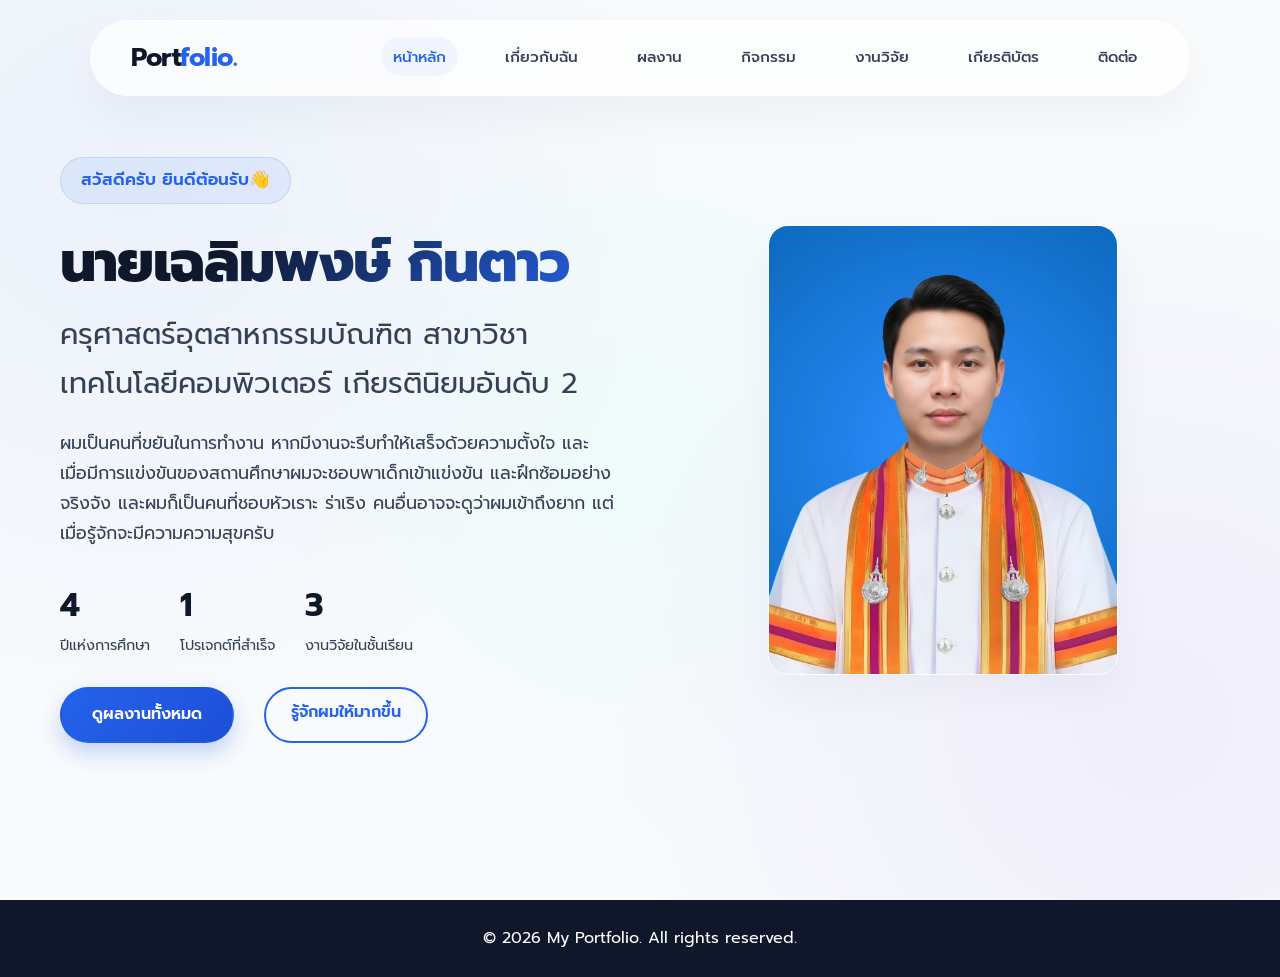
<file: index.html>
<!DOCTYPE html>
<html lang="th">

<head>
    <meta charset="UTF-8">
    <meta name="viewport" content="width=device-width, initial-scale=1.0">
    <title>Home | My Professional Portfolio</title>
    <!-- Google Fonts -->
    <link href="https://fonts.googleapis.com/css2?family=Prompt:wght@300;400;500;600;700&display=swap" rel="stylesheet">
    <!-- Font Awesome -->
    <link rel="stylesheet" href="https://cdnjs.cloudflare.com/ajax/libs/font-awesome/6.4.0/css/all.min.css">
    <link rel="stylesheet" href="style.css">
    <link rel="icon" type="image/x-icon" href="im/ตัวเอง111.png">
</head>

<body>

    <!-- Navbar -->
    <header>
        <nav class="navbar">
            <div class="logo">Port<span>folio.</span></div>
            <ul class="nav-links">
                <li><a href="index.html" class="nav-item">หน้าหลัก</a></li>
                <li><a href="about.html" class="nav-item">เกี่ยวกับฉัน</a></li>
                <li><a href="portfolio.html" class="nav-item">ผลงาน</a></li>
                <li><a href="activities.html" class="nav-item">กิจกรรม</a></li>
                <li><a href="gallery.html" class="nav-item">งานวิจัย</a></li>
                <li><a href="certificates.html" class="nav-item">เกียรติบัตร</a></li>
                <li><a href="contact.html" class="nav-item">ติดต่อ</a></li>
            </ul>
            <div class="hamburger">
                <i class="fas fa-bars"></i>
            </div>
        </nav>
    </header>

    <!-- Home Section -->
    <section class="home section-fade full-height">
        <div class="container home-layout">
            <div class="home-text-content">
                <p class="greeting">สวัสดีครับ ยินดีต้อนรับ👋</p>
                <h1>นายเฉลิมพงษ์ กินตาว</h1>
                <h2 class="role">ครุศาสตร์อุตสาหกรรมบัณฑิต สาขาวิชาเทคโนโลยีคอมพิวเตอร์ เกียรตินิยมอันดับ 2</h2>
                <p class="intro-description">
                    ผมเป็นคนที่ขยันในการทำงาน หากมีงานจะรีบทำให้เสร็จด้วยความตั้งใจ
                    และเมื่อมีการแข่งขันของสถานศึกษาผมจะชอบพาเด็กเข้าแข่งขัน และฝึกซ้อมอย่างจริงจัง
                    และผมก็เป็นคนที่ชอบหัวเราะ ร่าเริง คนอื่นอาจจะดูว่าผมเข้าถึงยาก แต่เมื่อรู้จักจะมีความความสุขครับ
                </p>
                <div class="stats-row">
                    <div class="stat-box">
                        <h3>4</h3>
                        <p>ปีแห่งการศึกษา</p>
                    </div>
                    <div class="stat-box">
                        <h3>1</h3>
                        <p>โปรเจกต์ที่สำเร็จ</p>
                    </div>
                    <div class="stat-box">
                        <h3>3</h3>
                        <p>งานวิจัยในชั้นเรียน</p>
                    </div>
                </div>
                <div class="home-buttons">
                    <a href="portfolio.html" class="btn btn-primary">ดูผลงานทั้งหมด</a>
                    <a href="about.html" class="btn btn-outline" style="margin-left: 10px;">รู้จักผมให้มากขึ้น</a>
                </div>
            </div>

            <!-- Right side image -->
            <div class="home-image-content" style="display: flex; justify-content: center; align-items: center;">
                <div class="profile-img-container" style="position: relative;">
                    <img src="im/รูปตัวเอง 1.jpg" alt="Profile Image"
                        style="width:100%; height:100%; object-fit:cover; position: absolute; top: 0; left: 0;">
                </div>
            </div>
        </div>
    </section>

    <!-- Footer -->
    <footer>
        <p>&copy; 2026 My Portfolio. All rights reserved.</p>
    </footer>

    <script src="script.js"></script>
</body>

</html>
</file>
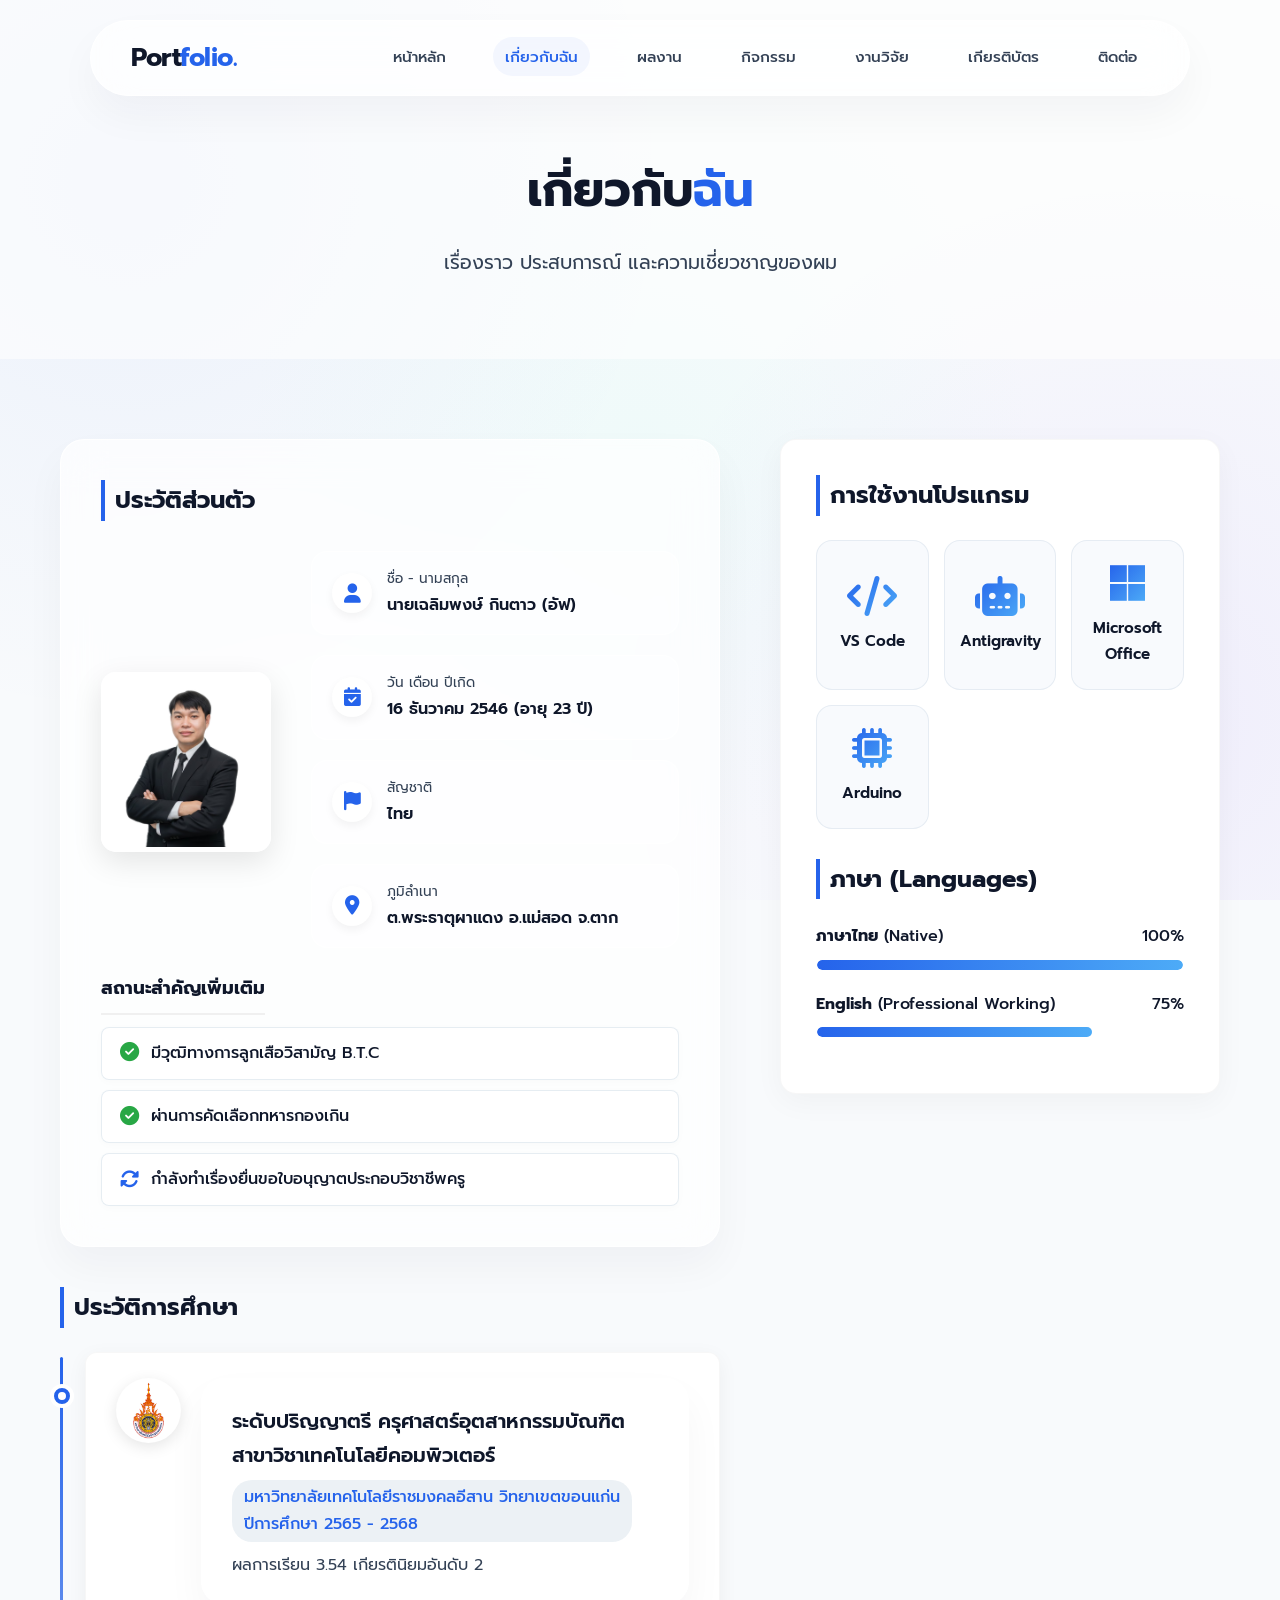
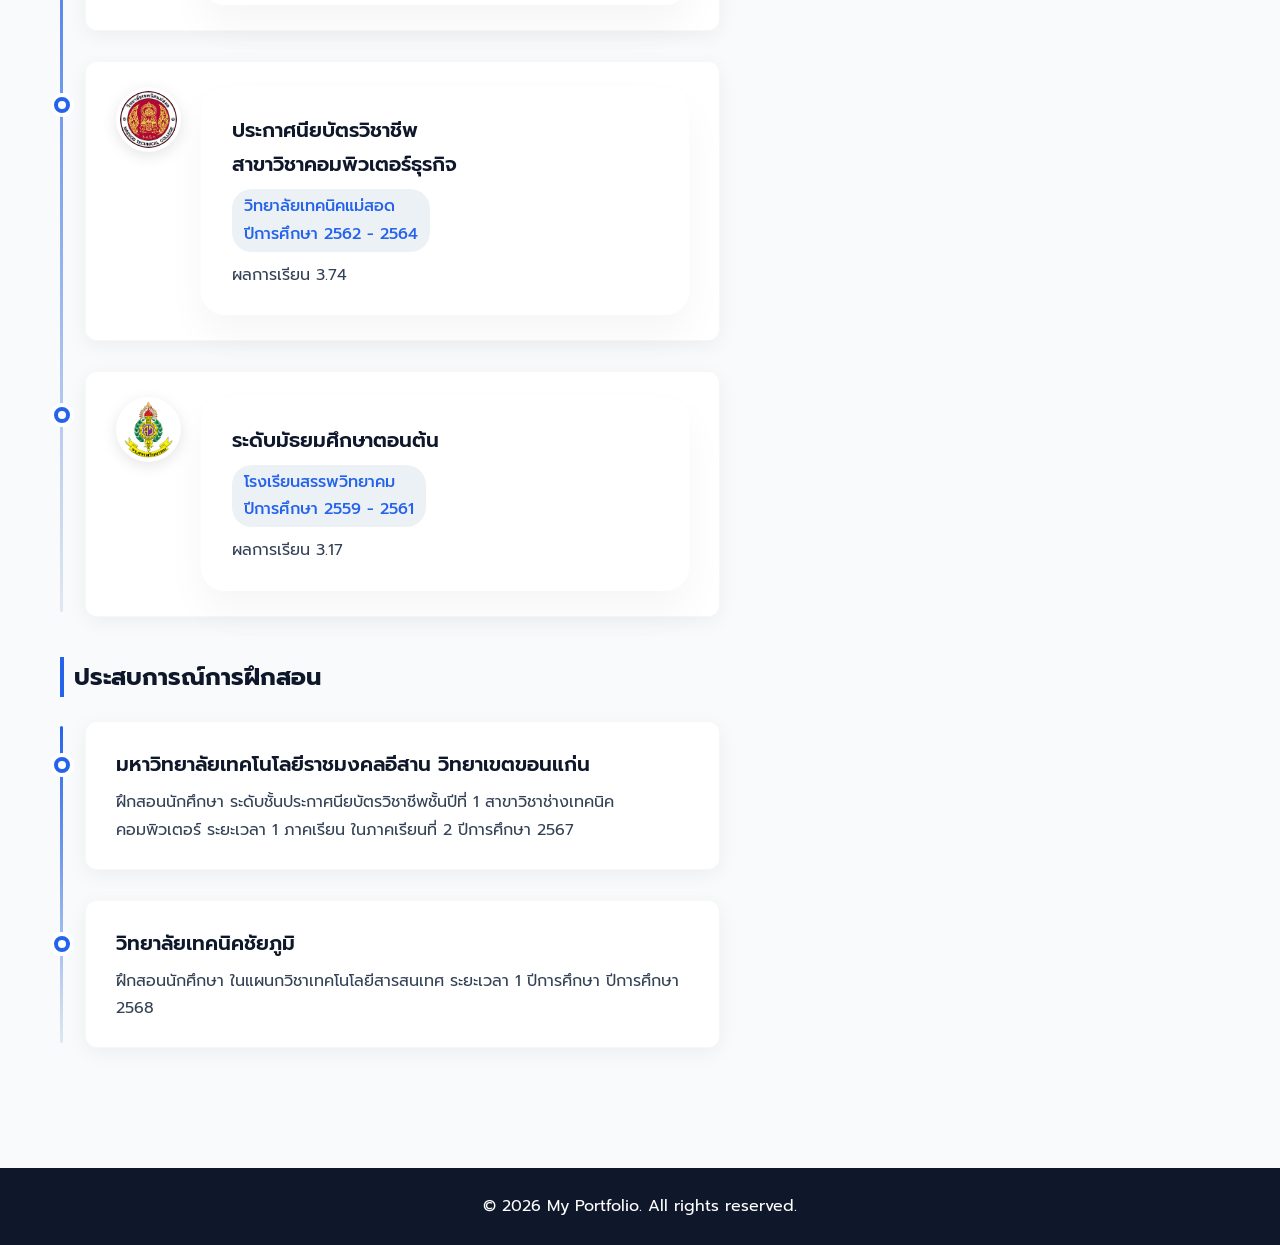
<file: about.html>
<!DOCTYPE html>
<html lang="th">

<head>
    <meta charset="UTF-8">
    <meta name="viewport" content="width=device-width, initial-scale=1.0">
    <title>About | My Professional Portfolio</title>
    <!-- Google Fonts -->
    <link href="https://fonts.googleapis.com/css2?family=Prompt:wght@300;400;500;600;700&display=swap" rel="stylesheet">
    <!-- Font Awesome -->
    <link rel="stylesheet" href="https://cdnjs.cloudflare.com/ajax/libs/font-awesome/6.4.0/css/all.min.css">
    <link rel="stylesheet" href="style.css">
    <link rel="icon" type="image/x-icon" href="im/ตัวเอง111.png">
</head>

<body>

    <!-- Navbar -->
    <header>
        <nav class="navbar">
            <div class="logo">Port<span>folio.</span></div>
            <ul class="nav-links">
                <li><a href="index.html" class="nav-item">หน้าหลัก</a></li>
                <li><a href="about.html" class="nav-item">เกี่ยวกับฉัน</a></li>
                <li><a href="portfolio.html" class="nav-item">ผลงาน</a></li>
                <li><a href="activities.html" class="nav-item">กิจกรรม</a></li>
                <li><a href="gallery.html" class="nav-item">งานวิจัย</a></li>
                <li><a href="certificates.html" class="nav-item">เกียรติบัตร</a></li>
                <li><a href="contact.html" class="nav-item">ติดต่อ</a></li>
            </ul>
            <div class="hamburger">
                <i class="fas fa-bars"></i>
            </div>
        </nav>
    </header>

    <!-- Page Header -->
    <div class="page-header bg-light">
        <div class="container">
            <h1>เกี่ยวกับ<span>ฉัน</span></h1>
            <p>เรื่องราว ประสบการณ์ และความเชี่ยวชาญของผม</p>
        </div>
    </div>

    <!-- About Section -->
    <section class="about section-fade">
        <div class="container">
            <div class="about-grid">

                <!-- Left Column -->
                <div class="about-left">

                    <div class="about-card profile-card">
                        <h3 class="subsection-title">ประวัติส่วนตัว</h3>
                        <div class="profile-header-flex">
                            <div class="profile-image-wrapper">
                                <!-- รูปโปรไฟล์ของคุณ นำรูปมาใส่แทน URL ภาพตัวอย่างด้านล่างนี้ได้เลย แนะนำให้ใช้รูปโดดเด่น สุภาพ -->
                                <img src="im/นายเฉลิมพงษ์ กินตาว วท-ชัยภูมิ (2).jpg" alt="My Profile Photo"
                                    class="profile-photo">
                            </div>
                            <div class="profile-info-container" style="flex:1;">
                                <ul class="profile-info-list">
                                    <li>
                                        <div class="info-icon"><i class="fas fa-user"></i></div>
                                        <div class="info-details">
                                            <span class="info-label">ชื่อ - นามสกุล</span>
                                            <span class="info-value">นายเฉลิมพงษ์ กินตาว (อัฟ)</span>
                                        </div>
                                    </li>
                                    <li>
                                        <div class="info-icon"><i class="fas fa-calendar-check"></i></div>
                                        <div class="info-details">
                                            <span class="info-label">วัน เดือน ปีเกิด</span>
                                            <span class="info-value">16 ธันวาคม 2546 (อายุ 23 ปี)</span>
                                        </div>
                                    </li>
                                    <li>
                                        <div class="info-icon"><i class="fas fa-flag"></i></div>
                                        <div class="info-details">
                                            <span class="info-label">สัญชาติ</span>
                                            <span class="info-value">ไทย</span>
                                        </div>
                                    </li>
                                    <li>
                                        <div class="info-icon"><i class="fas fa-map-marker-alt"></i></div>
                                        <div class="info-details">
                                            <span class="info-label">ภูมิลำเนา</span>
                                            <span class="info-value">ต.พระธาตุผาแดง อ.แม่สอด จ.ตาก</span>
                                        </div>
                                    </li>
                                </ul>
                            </div>
                        </div> <!-- end of profile-header-flex -->

                        <h4 class="status-title">สถานะสำคัญเพิ่มเติม</h4>
                        <ul class="status-list">
                            <li><i class="fas fa-check-circle text-success"></i> มีวุฒิทางการลูกเสือวิสามัญ B.T.C</li>
                            <li><i class="fas fa-check-circle text-success"></i> ผ่านการคัดเลือกทหารกองเกิน</li>
                            <li><i class="fas fa-sync-alt fa-spin text-primary"></i>
                                กำลังทำเรื่องยื่นขอใบอนุญาตประกอบวิชาชีพครู</li>
                        </ul>
                    </div>

                    <h3 class="subsection-title mt-2">ประวัติการศึกษา</h3>
                    <div class="timeline">
                        <!-- สถานศึกษาที่ 1 -->
                        <div class="timeline-item timeline-with-logo">
                            <div class="timeline-dot"></div>
                            <img src="im/มทร.png" alt="School Logo" class="school-logo">
                            <div class="timeline-content">
                                <h4>ระดับปริญญาตรี ครุศาสตร์อุตสาหกรรมบัณฑิต <br>สาขาวิชาเทคโนโลยีคอมพิวเตอร์
                                </h4>
                                <p class="timeline-company">มหาวิทยาลัยเทคโนโลยีราชมงคลอีสาน
                                    วิทยาเขตขอนแก่น<br>ปีการศึกษา 2565 - 2568</p>
                                <p>ผลการเรียน 3.54 เกียรตินิยมอันดับ 2</p>
                            </div>
                        </div>

                        <!-- สถานศึกษาที่ 2 -->
                        <div class="timeline-item timeline-with-logo">
                            <div class="timeline-dot"></div>
                            <img src="im/มส.webp" alt="School Logo" class="school-logo">
                            <div class="timeline-content">
                                <h4>ประกาศนียบัตรวิชาชีพ
                                    <br>สาขาวิชาคอมพิวเตอร์ธุรกิจ
                                </h4>
                                <p class="timeline-company">วิทยาลัยเทคนิคแม่สอด<br>ปีการศึกษา 2562 - 2564</p>
                                <p>ผลการเรียน 3.74</p>
                            </div>
                        </div>

                        <!-- สถานศึกษาที่ 3 -->
                        <div class="timeline-item timeline-with-logo">
                            <div class="timeline-dot"></div>
                            <img src="im/สว.png" alt="School Logo" class="school-logo">
                            <div class="timeline-content">
                                <h4>ระดับมัธยมศึกษาตอนต้น</h4>
                                <p class="timeline-company">โรงเรียนสรรพวิทยาคม<br>ปีการศึกษา 2559 - 2561</p>
                                <p>ผลการเรียน 3.17</p>
                            </div>
                        </div>
                    </div>

                    <h3 class="subsection-title mt-2">ประสบการณ์การฝึกสอน</h3>
                    <div class="timeline">
                        <div class="timeline-item">
                            <div class="timeline-dot"></div>
                            <h4>มหาวิทยาลัยเทคโนโลยีราชมงคลอีสาน
                                วิทยาเขตขอนแก่น</h4>

                            <p>ฝึกสอนนักศึกษา ระดับชั้นประกาศนียบัตรวิชาชีพชั้นปีที่ 1
                                สาขาวิชาช่างเทคนิคคอมพิวเตอร์ ระยะเวลา 1 ภาคเรียน ในภาคเรียนที่ 2 ปีการศึกษา 2567</p>
                        </div>
                        <div class="timeline-item">
                            <div class="timeline-dot"></div>
                            <h4>วิทยาลัยเทคนิคชัยภูมิ</h4>

                            <p>ฝึกสอนนักศึกษา ในแผนกวิชาเทคโนโลยีสารสนเทศ
                                ระยะเวลา 1 ปีการศึกษา ปีการศึกษา 2568</p>
                        </div>

                    </div>
                </div>

                <!-- Right Column -->
                <div class="about-right">
                    <div class="skills-card">
                        <h3 class="subsection-title">การใช้งานโปรแกรม</h3>

                        <div class="software-grid">
                            <div class="software-item">
                                <i class="fas fa-code"></i>
                                <span>VS Code</span>
                            </div>
                            <div class="software-item">
                                <i class="fas fa-robot"></i>
                                <span>Antigravity</span>
                            </div>
                            <div class="software-item">
                                <i class="fab fa-microsoft"></i>
                                <span>Microsoft Office</span>
                            </div>
                            <div class="software-item">
                                <i class="fas fa-microchip"></i>
                                <span>Arduino</span>
                            </div>
                            <!-- เพิ่มโปรแกรมอื่นๆ ได้โดยการเพิ่มกล่อง <div class="software-item">...</div> -->
                        </div>


                        <h3 class="subsection-title mt-2">ภาษา (Languages)</h3>

                        <div class="lang-skill">
                            <div class="lang-skill-name">
                                <span><strong>ภาษาไทย</strong> (Native)</span>
                                <span>100%</span>
                            </div>
                            <div class="lang-skill-bar">
                                <div class="lang-skill-progress" style="width: 100%;"></div>
                            </div>
                        </div>
                        <div class="lang-skill">
                            <div class="lang-skill-name">
                                <span><strong>English</strong> (Professional Working)</span>
                                <span>75%</span>
                            </div>
                            <div class="lang-skill-bar">
                                <div class="lang-skill-progress" style="width: 75%;"></div>
                            </div>
                        </div>
                    </div>
                </div>

            </div>
        </div>
    </section>

    <!-- Footer -->
    <footer>
        <p>&copy; 2026 My Portfolio. All rights reserved.</p>
    </footer>

    <script src="script.js"></script>
</body>

</html>
</file>
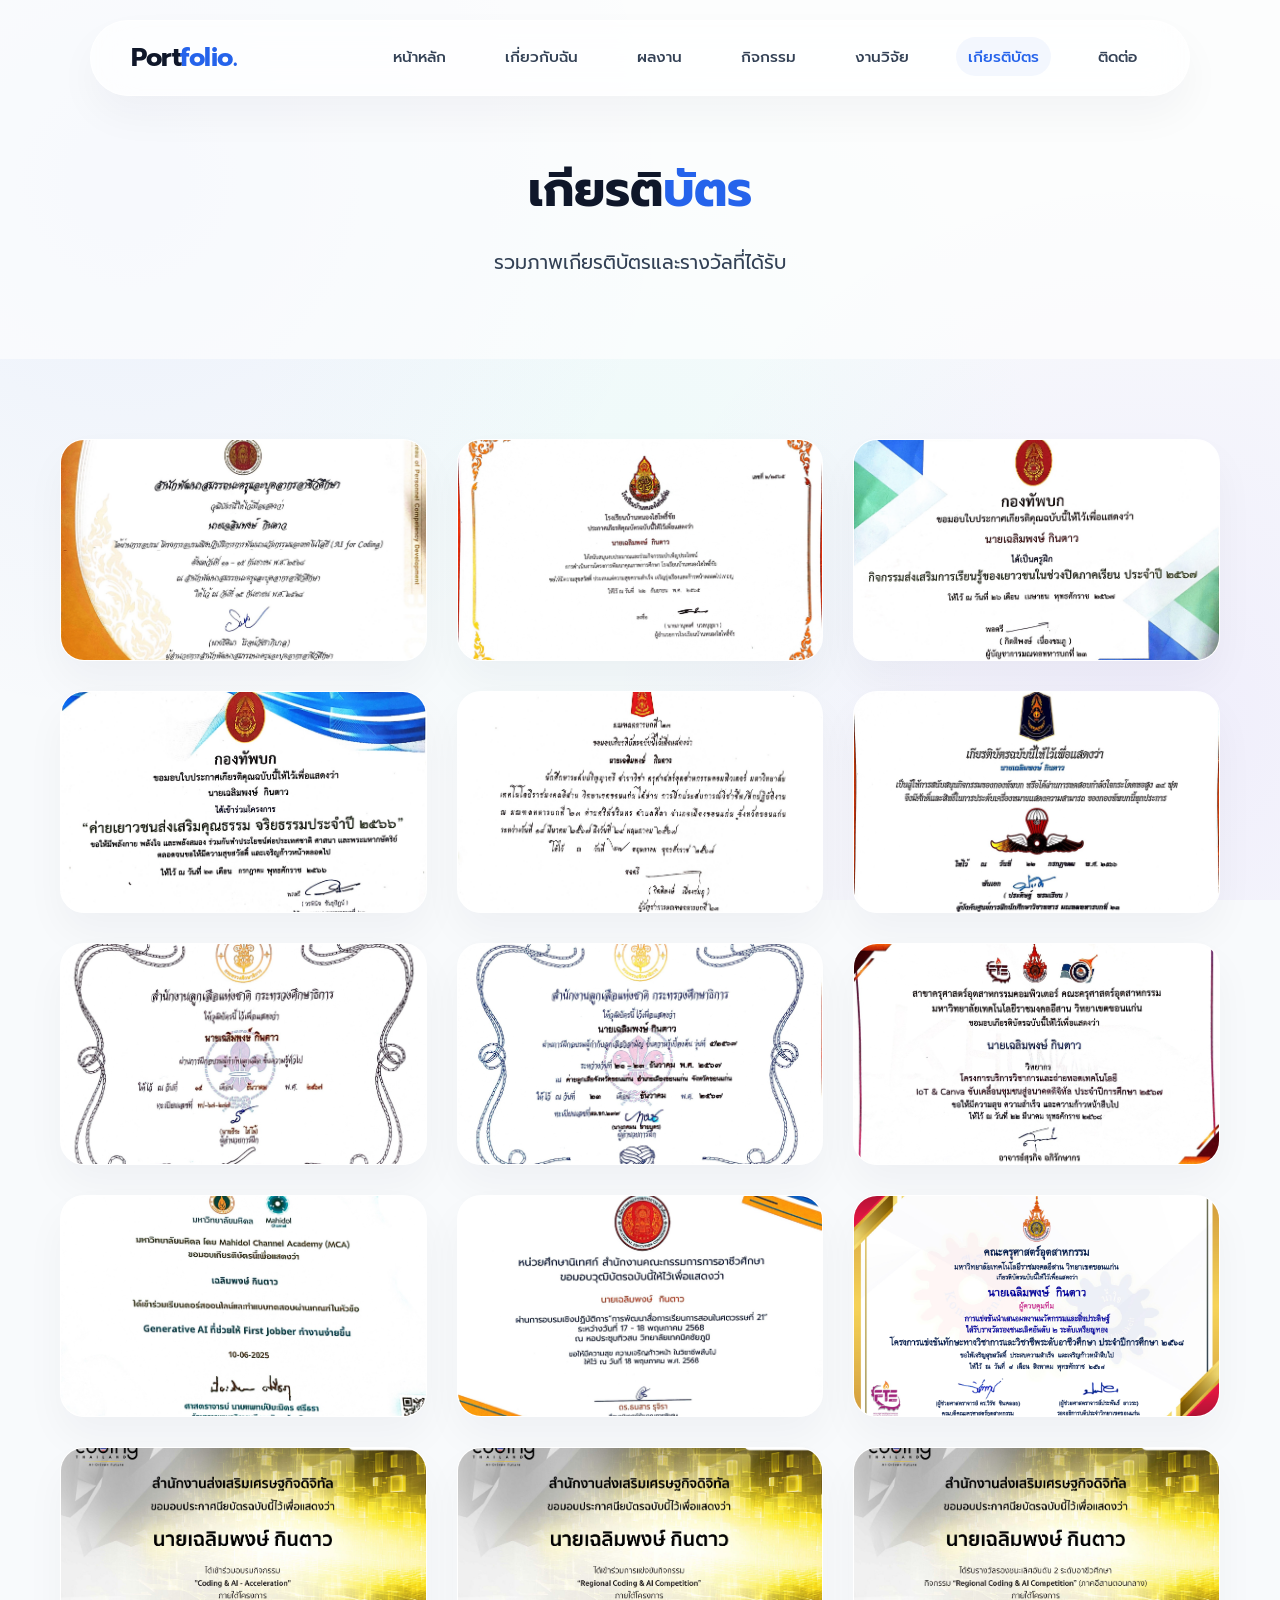
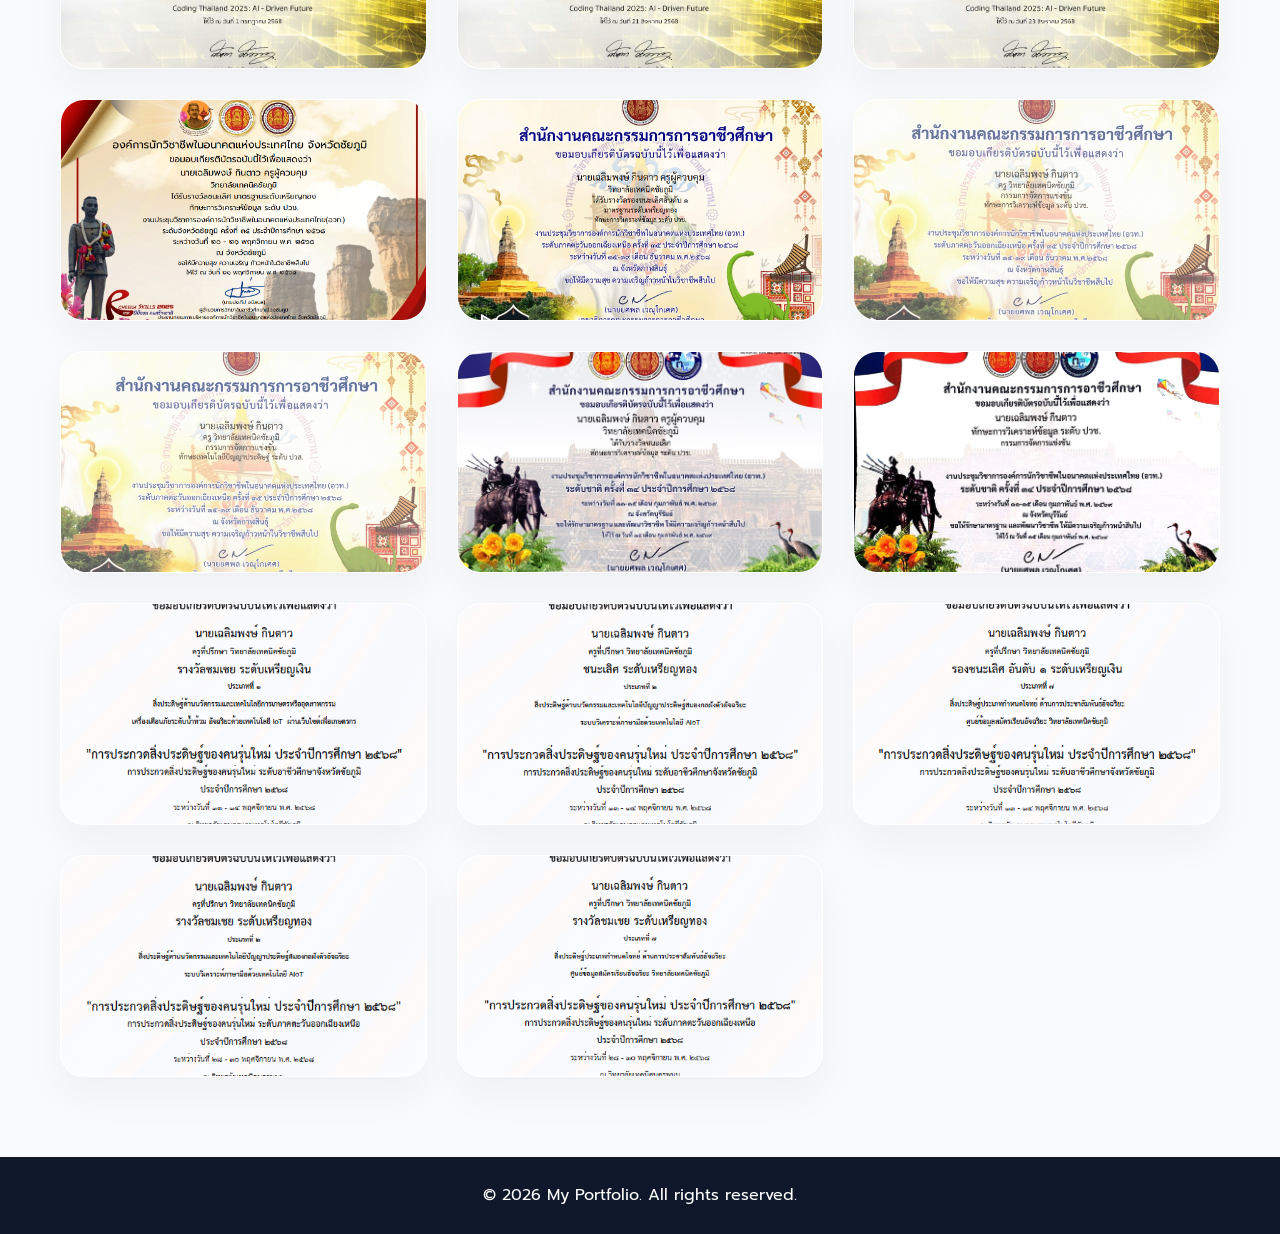
<file: certificates.html>
<!DOCTYPE html>
<html lang="th">

<head>
    <meta charset="UTF-8">
    <meta name="viewport" content="width=device-width, initial-scale=1.0">
    <title>Certificates | My Professional Portfolio</title>
    <!-- Google Fonts -->
    <link href="https://fonts.googleapis.com/css2?family=Prompt:wght@300;400;500;600;700&display=swap" rel="stylesheet">
    <!-- Font Awesome -->
    <link rel="stylesheet" href="https://cdnjs.cloudflare.com/ajax/libs/font-awesome/6.4.0/css/all.min.css">
    <link rel="stylesheet" href="style.css">
    <link rel="icon" type="image/x-icon" href="im/ตัวเอง111.png">
</head>

<body>

    <!-- Navbar -->
    <header>
        <nav class="navbar">
            <div class="logo">Port<span>folio.</span></div>
            <ul class="nav-links">
                <li><a href="index.html" class="nav-item">หน้าหลัก</a></li>
                <li><a href="about.html" class="nav-item">เกี่ยวกับฉัน</a></li>
                <li><a href="portfolio.html" class="nav-item">ผลงาน</a></li>
                <li><a href="activities.html" class="nav-item">กิจกรรม</a></li>
                <li><a href="gallery.html" class="nav-item">งานวิจัย</a></li>
                <li><a href="certificates.html" class="nav-item">เกียรติบัตร</a></li>
                <li><a href="contact.html" class="nav-item">ติดต่อ</a></li>
            </ul>
            <div class="hamburger">
                <i class="fas fa-bars"></i>
            </div>
        </nav>
    </header>

    <!-- Page Header -->
    <div class="page-header bg-light">
        <div class="container">
            <h1>เกียรติ<span>บัตร</span></h1>
            <p>รวมภาพเกียรติบัตรและรางวัลที่ได้รับ</p>
        </div>
    </div>

    <!-- Portfolio Section -->
    <section class="portfolio section-fade">
        <div class="container">
            <div class="portfolio-grid">

                <!-- Card ก00 -->
                <div class="portfolio-card" style="padding-bottom: 0;">
                    <div class="card-img" onclick="openModal(this)" style="cursor: pointer;" title="คลิกเพื่อดูภาพเต็ม">
                        <img src="im/ก00.jpg" alt="เกียรติบัตร ก00">
                    </div>
                </div>

                <!-- Card ก0 -->
                <div class="portfolio-card" style="padding-bottom: 0;">
                    <div class="card-img" onclick="openModal(this)" style="cursor: pointer;" title="คลิกเพื่อดูภาพเต็ม">
                        <img src="im/ก0.jpg" alt="เกียรติบัตร ก0">
                    </div>
                </div>

                <!-- Card ก1 - ก19 -->
                <div class="portfolio-card" style="padding-bottom: 0;">
                    <div class="card-img" onclick="openModal(this)" style="cursor: pointer;" title="คลิกเพื่อดูภาพเต็ม">
                        <img src="im/ก1.jpg" alt="เกียรติบัตร ก1">
                    </div>
                </div>
                <div class="portfolio-card" style="padding-bottom: 0;">
                    <div class="card-img" onclick="openModal(this)" style="cursor: pointer;" title="คลิกเพื่อดูภาพเต็ม">
                        <img src="im/ก2.jpg" alt="เกียรติบัตร ก2">
                    </div>
                </div>
                <div class="portfolio-card" style="padding-bottom: 0;">
                    <div class="card-img" onclick="openModal(this)" style="cursor: pointer;" title="คลิกเพื่อดูภาพเต็ม">
                        <img src="im/ก3.jpg" alt="เกียรติบัตร ก3">
                    </div>
                </div>
                <div class="portfolio-card" style="padding-bottom: 0;">
                    <div class="card-img" onclick="openModal(this)" style="cursor: pointer;" title="คลิกเพื่อดูภาพเต็ม">
                        <img src="im/ก4.jpg" alt="เกียรติบัตร ก4">
                    </div>
                </div>
                <div class="portfolio-card" style="padding-bottom: 0;">
                    <div class="card-img" onclick="openModal(this)" style="cursor: pointer;" title="คลิกเพื่อดูภาพเต็ม">
                        <img src="im/ก5.jpg" alt="เกียรติบัตร ก5">
                    </div>
                </div>
                <div class="portfolio-card" style="padding-bottom: 0;">
                    <div class="card-img" onclick="openModal(this)" style="cursor: pointer;" title="คลิกเพื่อดูภาพเต็ม">
                        <img src="im/ก6.jpg" alt="เกียรติบัตร ก6">
                    </div>
                </div>
                <div class="portfolio-card" style="padding-bottom: 0;">
                    <div class="card-img" onclick="openModal(this)" style="cursor: pointer;" title="คลิกเพื่อดูภาพเต็ม">
                        <img src="im/ก7.jpg" alt="เกียรติบัตร ก7">
                    </div>
                </div>
                <div class="portfolio-card" style="padding-bottom: 0;">
                    <div class="card-img" onclick="openModal(this)" style="cursor: pointer;" title="คลิกเพื่อดูภาพเต็ม">
                        <img src="im/ก8.jpg" alt="เกียรติบัตร ก8">
                    </div>
                </div>
                <div class="portfolio-card" style="padding-bottom: 0;">
                    <div class="card-img" onclick="openModal(this)" style="cursor: pointer;" title="คลิกเพื่อดูภาพเต็ม">
                        <img src="im/ก9.jpg" alt="เกียรติบัตร ก9">
                    </div>
                </div>
                <div class="portfolio-card" style="padding-bottom: 0;">
                    <div class="card-img" onclick="openModal(this)" style="cursor: pointer;" title="คลิกเพื่อดูภาพเต็ม">
                        <img src="im/ก10.png" alt="เกียรติบัตร ก10">
                    </div>
                </div>
                <div class="portfolio-card" style="padding-bottom: 0;">
                    <div class="card-img" onclick="openModal(this)" style="cursor: pointer;" title="คลิกเพื่อดูภาพเต็ม">
                        <img src="im/ก11.jpg" alt="เกียรติบัตร ก11">
                    </div>
                </div>
                <div class="portfolio-card" style="padding-bottom: 0;">
                    <div class="card-img" onclick="openModal(this)" style="cursor: pointer;" title="คลิกเพื่อดูภาพเต็ม">
                        <img src="im/ก12.jpg" alt="เกียรติบัตร ก12">
                    </div>
                </div>
                <div class="portfolio-card" style="padding-bottom: 0;">
                    <div class="card-img" onclick="openModal(this)" style="cursor: pointer;" title="คลิกเพื่อดูภาพเต็ม">
                        <img src="im/ก13.jpg" alt="เกียรติบัตร ก13">
                    </div>
                </div>
                <div class="portfolio-card" style="padding-bottom: 0;">
                    <div class="card-img" onclick="openModal(this)" style="cursor: pointer;" title="คลิกเพื่อดูภาพเต็ม">
                        <img src="im/ก14.png" alt="เกียรติบัตร ก14">
                    </div>
                </div>
                <div class="portfolio-card" style="padding-bottom: 0;">
                    <div class="card-img" onclick="openModal(this)" style="cursor: pointer;" title="คลิกเพื่อดูภาพเต็ม">
                        <img src="im/ก15.png" alt="เกียรติบัตร ก15">
                    </div>
                </div>
                <div class="portfolio-card" style="padding-bottom: 0;">
                    <div class="card-img" onclick="openModal(this)" style="cursor: pointer;" title="คลิกเพื่อดูภาพเต็ม">
                        <img src="im/ก16.png" alt="เกียรติบัตร ก16">
                    </div>
                </div>
                <div class="portfolio-card" style="padding-bottom: 0;">
                    <div class="card-img" onclick="openModal(this)" style="cursor: pointer;" title="คลิกเพื่อดูภาพเต็ม">
                        <img src="im/ก17.png" alt="เกียรติบัตร ก17">
                    </div>
                </div>
                <div class="portfolio-card" style="padding-bottom: 0;">
                    <div class="card-img" onclick="openModal(this)" style="cursor: pointer;" title="คลิกเพื่อดูภาพเต็ม">
                        <img src="im/ก18.PNG" alt="เกียรติบัตร ก18">
                    </div>
                </div>
                <div class="portfolio-card" style="padding-bottom: 0;">
                    <div class="card-img" onclick="openModal(this)" style="cursor: pointer;" title="คลิกเพื่อดูภาพเต็ม">
                        <img src="im/ก19.jpg" alt="เกียรติบัตร ก19">
                    </div>
                </div>
                <div class="portfolio-card" style="padding-bottom: 0;">
                    <div class="card-img" onclick="openModal(this)" style="cursor: pointer;" title="คลิกเพื่อดูภาพเต็ม">
                        <img src="im/ก20.png" alt="เกียรติบัตร ก20">
                    </div>
                </div>
                <div class="portfolio-card" style="padding-bottom: 0;">
                    <div class="card-img" onclick="openModal(this)" style="cursor: pointer;" title="คลิกเพื่อดูภาพเต็ม">
                        <img src="im/ก21.png" alt="เกียรติบัตร ก21">
                    </div>
                </div>
                <div class="portfolio-card" style="padding-bottom: 0;">
                    <div class="card-img" onclick="openModal(this)" style="cursor: pointer;" title="คลิกเพื่อดูภาพเต็ม">
                        <img src="im/ก22.png" alt="เกียรติบัตร ก22">
                    </div>
                </div>
                <div class="portfolio-card" style="padding-bottom: 0;">
                    <div class="card-img" onclick="openModal(this)" style="cursor: pointer;" title="คลิกเพื่อดูภาพเต็ม">
                        <img src="im/ก23.png" alt="เกียรติบัตร ก23">
                    </div>
                </div>
                <div class="portfolio-card" style="padding-bottom: 0;">
                    <div class="card-img" onclick="openModal(this)" style="cursor: pointer;" title="คลิกเพื่อดูภาพเต็ม">
                        <img src="im/ก24.png" alt="เกียรติบัตร ก24">
                    </div>
                </div>

            </div>
        </div>
    </section>

    <!-- The Modal (Lightbox) -->
    <div id="imageModal" class="modal">
        <span class="close-modal" onclick="closeModal()">&times;</span>
        <img class="modal-content" id="fullImg">
        <div id="caption"></div>
    </div>

    <!-- Footer -->
    <footer>
        <p>&copy; 2026 My Portfolio. All rights reserved.</p>
    </footer>

    <script src="script.js"></script>
</body>

</html>
</file>
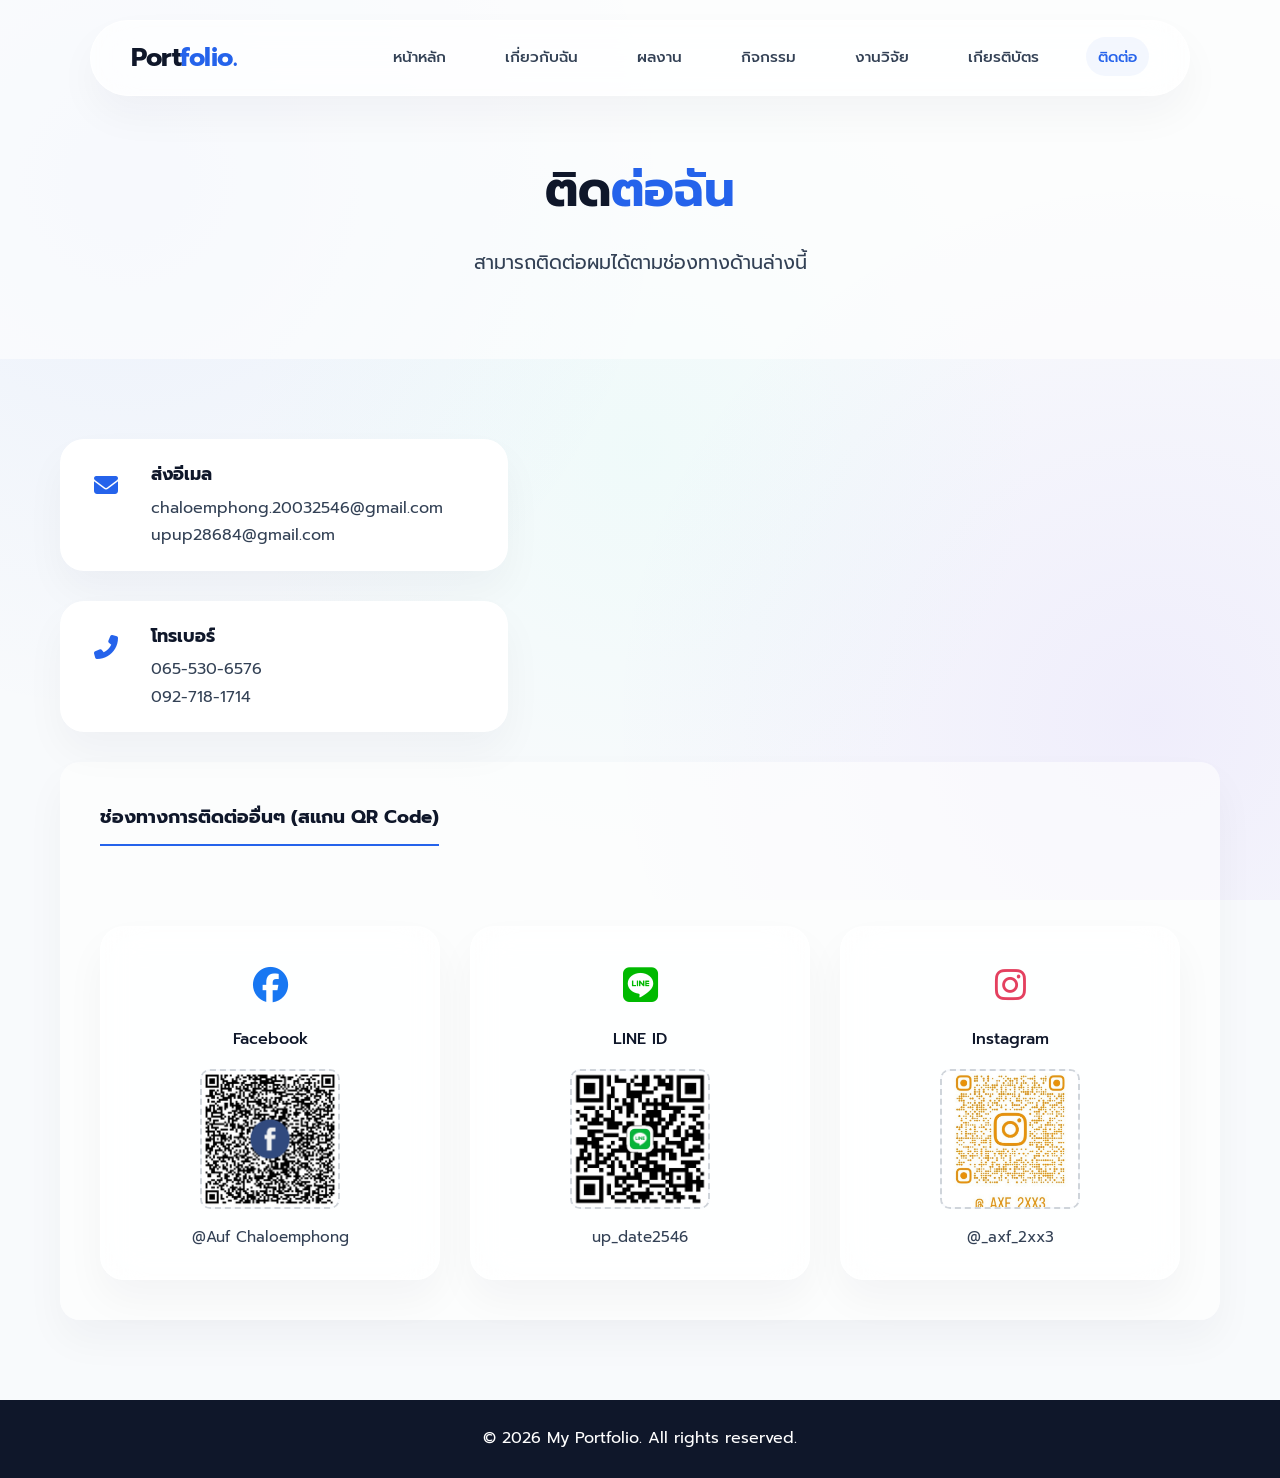
<file: contact.html>
<!DOCTYPE html>
<html lang="th">

<head>
    <meta charset="UTF-8">
    <meta name="viewport" content="width=device-width, initial-scale=1.0">
    <title>Contact | My Professional Portfolio</title>
    <!-- Google Fonts -->
    <link href="https://fonts.googleapis.com/css2?family=Prompt:wght@300;400;500;600;700&display=swap" rel="stylesheet">
    <!-- Font Awesome -->
    <link rel="stylesheet" href="https://cdnjs.cloudflare.com/ajax/libs/font-awesome/6.4.0/css/all.min.css">
    <link rel="stylesheet" href="style.css">
    <link rel="icon" type="image/x-icon" href="im/ตัวเอง111.png">
</head>

<body>

    <!-- Navbar -->
    <header>
        <nav class="navbar">
            <div class="logo">Port<span>folio.</span></div>
            <ul class="nav-links">
                <li><a href="index.html" class="nav-item">หน้าหลัก</a></li>
                <li><a href="about.html" class="nav-item">เกี่ยวกับฉัน</a></li>
                <li><a href="portfolio.html" class="nav-item">ผลงาน</a></li>
                <li><a href="activities.html" class="nav-item">กิจกรรม</a></li>
                <li><a href="gallery.html" class="nav-item">งานวิจัย</a></li>
                <li><a href="certificates.html" class="nav-item">เกียรติบัตร</a></li>
                <li><a href="contact.html" class="nav-item">ติดต่อ</a></li>
            </ul>
            <div class="hamburger">
                <i class="fas fa-bars"></i>
            </div>
        </nav>
    </header>

    <!-- Page Header -->
    <div class="page-header bg-light">
        <div class="container">
            <h1>ติด<span>ต่อฉัน</span></h1>
            <p>สามารถติดต่อผมได้ตามช่องทางด้านล่างนี้</p>
        </div>
    </div>

    <!-- Contact Section -->
    <section class="contact section-fade">
        <div class="container">
            <div class="contact-layout">
                <!-- Info cards side -->
                <div class="contact-info-column">
                    <div class="contact-card">
                        <div class="icon-circle"><i class="fas fa-envelope"></i></div>
                        <div class="contact-text">
                            <h4>ส่งอีเมล</h4>
                            <p>chaloemphong.20032546@gmail.com</p>
                            <p>upup28684@gmail.com</p>
                        </div>
                    </div>

                    <div class="contact-card">
                        <div class="icon-circle"><i class="fas fa-phone-alt"></i></div>
                        <div class="contact-text">
                            <h4>โทรเบอร์</h4>
                            <p>065-530-6576</p>
                            <p>092-718-1714</p>
                        </div>
                    </div>


                </div>
            </div>

            <!-- QR side -->
            <div class="contact-qr-column bg-light shadow-box" style="padding: 40px; border-radius: 20px;">
                <h3 class="mb-3 text-secondary"
                    style="border-bottom: 2px solid var(--primary-color); padding-bottom: 10px; display: inline-block;">
                    ช่องทางการติดต่ออื่นๆ (สแกน QR Code)</h3>
                <div class="qr-grid mt-3">
                    <!-- Facebook -->
                    <div class="qr-card">
                        <div class="qr-icon" style="color: #1877F2;"><i class="fab fa-facebook"></i></div>
                        <h4>Facebook</h4>
                        <div class="qr-image-placeholder">
                            <!-- ใส่รูป QR Code ของ Facebook ของคุณที่นี่ -->
                            <img src="im/f.png" alt="Facebook QR Code">
                        </div>
                        <p>@Auf Chaloemphong</p>
                    </div>

                    <!-- Line -->
                    <div class="qr-card">
                        <div class="qr-icon" style="color: #00B900;"><i class="fab fa-line"></i></div>
                        <h4>LINE ID</h4>
                        <div class="qr-image-placeholder">
                            <!-- ใส่รูป QR Code ของ LINE ของคุณที่นี่ -->
                            <img src="im/l.jpg" alt="Line QR Code">
                        </div>
                        <p>up_date2546</p>
                    </div>

                    <!-- Instagram -->
                    <div class="qr-card">
                        <div class="qr-icon" style="color: #E4405F;"><i class="fab fa-instagram"></i></div>
                        <h4>Instagram</h4>
                        <div class="qr-image-placeholder">
                            <!-- ใส่รูป QR Code ของ IG ของคุณที่นี่ -->
                            <img src="im/g.jpg" alt="IG QR Code">
                        </div>
                        <p>@_axf_2xx3</p>
                    </div>
                </div>
            </div>
        </div>
        </div>
    </section>

    <!-- Footer -->
    <footer>
        <p>&copy; 2026 My Portfolio. All rights reserved.</p>
    </footer>

    <script src="script.js"></script>
</body>

</html>
</file>
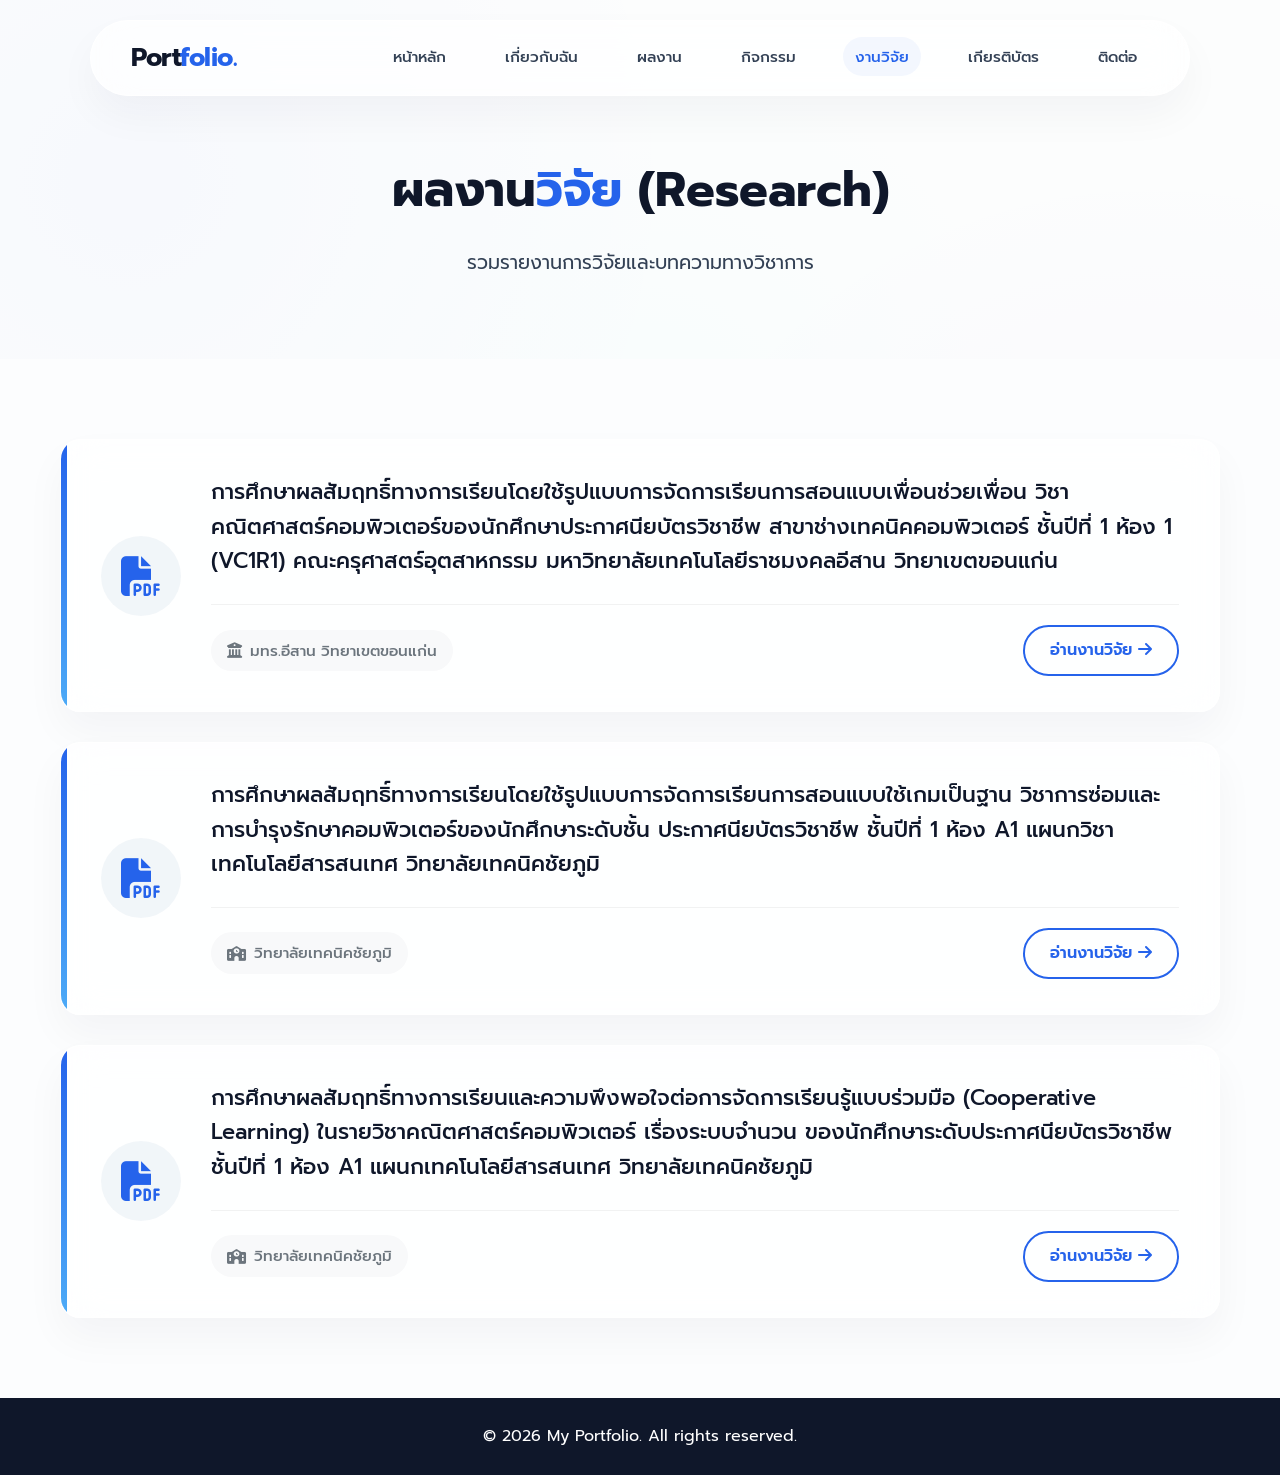
<file: gallery.html>
<!DOCTYPE html>
<html lang="th">

<head>
    <meta charset="UTF-8">
    <meta name="viewport" content="width=device-width, initial-scale=1.0">
    <title>Research | My Professional Portfolio</title>
    <!-- Google Fonts -->
    <link href="https://fonts.googleapis.com/css2?family=Prompt:wght@300;400;500;600;700&display=swap" rel="stylesheet">
    <!-- Font Awesome -->
    <link rel="stylesheet" href="https://cdnjs.cloudflare.com/ajax/libs/font-awesome/6.4.0/css/all.min.css">
    <link rel="stylesheet" href="style.css">
    <link rel="icon" type="image/x-icon" href="im/ตัวเอง111.png">
</head>

<body>

    <!-- Navbar -->
    <header>
        <nav class="navbar">
            <div class="logo">Port<span>folio.</span></div>
            <ul class="nav-links">
                <li><a href="index.html" class="nav-item">หน้าหลัก</a></li>
                <li><a href="about.html" class="nav-item">เกี่ยวกับฉัน</a></li>
                <li><a href="portfolio.html" class="nav-item">ผลงาน</a></li>
                <li><a href="activities.html" class="nav-item">กิจกรรม</a></li>
                <li><a href="gallery.html" class="nav-item">งานวิจัย</a></li>
                <li><a href="certificates.html" class="nav-item">เกียรติบัตร</a></li>
                <li><a href="contact.html" class="nav-item">ติดต่อ</a></li>
            </ul>
            <div class="hamburger">
                <i class="fas fa-bars"></i>
            </div>
        </nav>
    </header>

    <!-- Page Header -->
    <div class="page-header bg-light">
        <div class="container">
            <h1>ผลงาน<span>วิจัย</span> (Research)</h1>
            <p>รวมรายงานการวิจัยและบทความทางวิชาการ</p>
        </div>
    </div>

    <!-- Research Section -->
    <section class="research-section section-fade">
        <div class="container">
            <div class="research-grid">
                <!-- Research 1 -->
                <div class="research-card">
                    <div class="research-icon">
                        <i class="fas fa-file-pdf"></i>
                    </div>
                    <div class="research-content">
                        <h3>การศึกษาผลสัมฤทธิ์ทางการเรียนโดยใช้รูปแบบการจัดการเรียนการสอนแบบเพื่อนช่วยเพื่อน
                            วิชาคณิตศาสตร์คอมพิวเตอร์ของนักศึกษาประกาศนียบัตรวิชาชีพ สาขาช่างเทคนิคคอมพิวเตอร์ ชั้นปีที่
                            1 ห้อง 1 (VC1R1) คณะครุศาสตร์อุตสาหกรรม มหาวิทยาลัยเทคโนโลยีราชมงคลอีสาน วิทยาเขตขอนแก่น
                        </h3>

                        <div class="research-footer">
                            <span class="research-tag"><i class="fas fa-university"></i> มทร.อีสาน
                                วิทยาเขตขอนแก่น</span>
                            <a href="https://drive.google.com/file/d/1QLrSYc5OwFNPzCfwr2Z9de7CP094693s/view?usp=sharing"
                                target="_blank" class="btn btn-outline">อ่านงานวิจัย <i
                                    class="fas fa-arrow-right"></i></a>
                        </div>
                    </div>
                </div>

                <!-- Research 2 -->
                <div class="research-card">
                    <div class="research-icon">
                        <i class="fas fa-file-pdf"></i>
                    </div>
                    <div class="research-content">
                        <h3>การศึกษาผลสัมฤทธิ์ทางการเรียนโดยใช้รูปแบบการจัดการเรียนการสอนแบบใช้เกมเป็นฐาน
                            วิชาการซ่อมและการบํารุงรักษาคอมพิวเตอร์ของนักศึกษาระดับชั้น ประกาศนียบัตรวิชาชีพ ชั้นปีที่ 1
                            ห้อง A1 แผนกวิชาเทคโนโลยีสารสนเทศ วิทยาลัยเทคนิคชัยภูมิ</h3>

                        <div class="research-footer">
                            <span class="research-tag"><i class="fas fa-school"></i> วิทยาลัยเทคนิคชัยภูมิ</span>
                            <a href="https://drive.google.com/file/d/13m4i6fYZAwarzsvWHsyxLRSCeGfhb-VC/view?usp=sharing"
                                target="_blank" class="btn btn-outline">อ่านงานวิจัย <i
                                    class="fas fa-arrow-right"></i></a>
                        </div>
                    </div>
                </div>

                <!-- Research 3 -->
                <div class="research-card">
                    <div class="research-icon">
                        <i class="fas fa-file-pdf"></i>
                    </div>
                    <div class="research-content">
                        <h3>การศึกษาผลสัมฤทธิ์ทางการเรียนและความพึงพอใจต่อการจัดการเรียนรู้แบบร่วมมือ (Cooperative
                            Learning) ในรายวิชาคณิตศาสตร์คอมพิวเตอร์ เรื่องระบบจํานวน
                            ของนักศึกษาระดับประกาศนียบัตรวิชาชีพชั้นปีที่ 1 ห้อง A1 แผนกเทคโนโลยีสารสนเทศ
                            วิทยาลัยเทคนิคชัยภูมิ</h3>

                        <div class="research-footer">
                            <span class="research-tag"><i class="fas fa-school"></i> วิทยาลัยเทคนิคชัยภูมิ</span>
                            <a href="https://drive.google.com/file/d/1zQBiee4ugtiXVZUVWh6kjUgB46DQPfwZ/view?usp=sharing"
                                target="_blank" class="btn btn-outline">อ่านงานวิจัย <i
                                    class="fas fa-arrow-right"></i></a>
                        </div>
                    </div>
                </div>
            </div>
        </div>
    </section>

    <!-- Footer -->
    <footer>
        <p>&copy; 2026 My Portfolio. All rights reserved.</p>
    </footer>

    <script src="script.js"></script>
</body>

</html>
</file>
<file: style.css>
/* High-End Formal Corporate Glassmorphism */
:root {
    --primary-color: #2563EB;     /* Executive Royal Blue */
    --primary-hover: #1D4ED8;     
    --secondary-color: #0F172A;   /* Deep Slate */
    --text-color: #334155;        /* Soft Slate */
    --bg-color: #F8FAFC;          /* Clean White/Bleu hue */
    --bg-light: rgba(255, 255, 255, 0.6);
    --border-radius: 24px;
    --shadow: 0 20px 40px rgba(15, 23, 42, 0.04);
    --glass-border: 1px solid rgba(255, 255, 255, 0.8);
    --glass-bg: rgba(255, 255, 255, 0.7);
    --glass-blur: blur(20px);
    --transition: all 0.4s cubic-bezier(0.16, 1, 0.3, 1);
}

/* Base Style */
* {
    margin: 0;
    padding: 0;
    box-sizing: border-box;
    font-family: 'Prompt', 'Inter', sans-serif;
    scroll-behavior: smooth;
}

body {
    background: #F8FAFC;
    background-image: 
        radial-gradient(circle at 10% 20%, rgba(37, 99, 235, 0.06) 0%, transparent 40%),
        radial-gradient(circle at 90% 80%, rgba(139, 92, 246, 0.08) 0%, transparent 40%),
        radial-gradient(circle at 50% 50%, rgba(204, 251, 241, 0.2) 0%, transparent 50%);
    background-attachment: fixed;
    color: var(--text-color);
    line-height: 1.7;
    min-height: 100vh;
}

a {
    text-decoration: none;
    color: inherit;
}

ul {
    list-style: none;
}

.container {
    max-width: 1200px;
    margin: 0 auto;
    padding: 0 20px;
}

.section-title {
    text-align: center;
    font-size: 2.5rem;
    color: var(--secondary-color);
    margin-bottom: 3rem;
}

.section-title span {
    color: var(--primary-color);
}

.subsection-title {
    font-size: 1.5rem;
    color: var(--secondary-color);
    margin-bottom: 1.5rem;
    border-left: 4px solid var(--primary-color);
    padding-left: 10px;
}

.bg-light {
    background-color: var(--bg-light);
}

/* Utilities */
.mt-1 {
    margin-top: 15px;
}

.mt-2 {
    margin-top: 30px;
}

.mt-3 {
    margin-top: 50px;
}

.ml-1 {
    margin-left: 10px;
}

.text-center {
    text-align: center;
}

/* Sections Base */
section {
    padding: 80px 0;
}

/* ------------------- Floating Glass Navbar ------------------- */
header {
    position: fixed;
    top: 20px;
    left: 0;
    right: 0;
    z-index: 1000;
    display: flex;
    justify-content: center;
    padding: 0 20px;
    pointer-events: none; /* Let clicks pass through empty space */
}

.navbar {
    pointer-events: auto; /* Re-enable clicks on navbar */
    display: flex;
    justify-content: space-between;
    align-items: center;
    padding: 15px 40px;
    width: 100%;
    max-width: 1100px;
    background: var(--glass-bg);
    backdrop-filter: var(--glass-blur);
    -webkit-backdrop-filter: var(--glass-blur);
    border: var(--glass-border);
    border-radius: 50px;
    box-shadow: var(--shadow);
    transition: var(--transition);
}

.navbar .logo {
    font-size: 1.6rem;
    font-weight: 700;
    color: var(--secondary-color);
    letter-spacing: -0.5px;
}

.navbar .logo span {
    color: var(--primary-color);
}

.nav-links {
    display: flex;
    gap: 35px;
}

.nav-links li a {
    font-size: 0.95rem;
    font-weight: 500;
    color: var(--text-color);
    transition: var(--transition);
    padding: 8px 12px;
    border-radius: 20px;
}

.nav-links li a:hover,
.nav-links li a.active {
    color: var(--primary-color);
    background: rgba(37, 99, 235, 0.05); /* very soft primary */
}

.hamburger {
    display: none;
    font-size: 1.5rem;
    cursor: pointer;
    color: var(--secondary-color);
}

/* ------------------- Buttons ------------------- */
.btn {
    display: inline-block;
    padding: 12px 30px;
    border-radius: 50px;
    font-weight: 600;
    transition: var(--transition);
    cursor: pointer;
    border: 2px solid transparent;
    text-align: center;
}

.btn-primary {
    background: linear-gradient(135deg, var(--primary-color), var(--primary-hover));
    color: white;
    box-shadow: 0 10px 20px rgba(37, 99, 235, 0.25);
}

.btn-primary:hover {
    background: linear-gradient(135deg, var(--primary-hover), #1e40af);
    transform: translateY(-4px) scale(1.02);
    box-shadow: 0 15px 30px rgba(37, 99, 235, 0.4);
}

.btn-outline {
    background-color: transparent;
    border-color: var(--primary-color);
    color: var(--primary-color);
}

.btn-outline:hover {
    background-color: var(--primary-color);
    color: white;
    transform: translateY(-3px);
}

.btn-block {
    display: block;
    width: 100%;
}

/* ------------------- Page Header (Internal Pages) ------------------- */
.page-header {
    padding: 150px 0 80px;
    text-align: center;
}

.page-header h1 {
    font-size: 3rem;
    color: var(--secondary-color);
    margin-bottom: 15px;
}

.page-header h1 span {
    color: var(--primary-color);
}

.page-header p {
    font-size: 1.2rem;
    max-width: 600px;
    margin: 0 auto;
}

/* ------------------- Home Section (index.html) ------------------- */
.full-height {
    min-height: 100vh;
    display: flex;
    align-items: center;
    padding-top: 80px;
}

/* Hero Animations */
@keyframes heroFadeUp {
    0% { opacity: 0; transform: translateY(40px); }
    100% { opacity: 1; transform: translateY(0); }
}

.home-text-content { 
    animation: heroFadeUp 1s cubic-bezier(0.16, 1, 0.3, 1) forwards; 
}
.home-image-content { 
    animation: heroFadeUp 1s cubic-bezier(0.16, 1, 0.3, 1) 0.2s forwards; 
    opacity: 0; 
}

/* Floating Animation for Image */
@keyframes float {
    0% { transform: translateY(0px); }
    50% { transform: translateY(-15px); }
    100% { transform: translateY(0px); }
}

.profile-img-container {
    animation: float 6s ease-in-out infinite;
    position: relative;
    width: 360px;
    max-width: 100%;
    aspect-ratio: 3/4;
    height: auto;
    border-radius: 40px;
    overflow: hidden;
    box-shadow: var(--shadow);
    border: var(--glass-border);
    margin: 0 auto;
}

.home-layout {
    display: grid;
    grid-template-columns: 1fr 1fr;
    gap: 50px;
    align-items: center;
}

.home-text-content .greeting {
    display: inline-block;
    padding: 8px 20px;
    background: rgba(37, 99, 235, 0.08); /* Soft primary */
    border: 1px solid rgba(37, 99, 235, 0.15);
    color: var(--primary-color);
    border-radius: 50px;
    font-size: 1.05rem;
    font-weight: 600;
    margin-bottom: 25px;
}

.home-text-content h1 {
    font-size: 3.5rem;
    font-weight: 800;
    line-height: 1.2;
    margin-bottom: 15px;
    background: linear-gradient(135deg, var(--secondary-color) 30%, var(--primary-color) 100%);
    -webkit-background-clip: text;
    -webkit-text-fill-color: transparent;
    letter-spacing: -1px;
}

.home-text-content h1 span {
    color: var(--primary-color);
}

.home-text-content .role {
    font-size: 1.8rem;
    color: var(--text-color);
    font-weight: 400;
    margin-bottom: 20px;
}

.intro-description {
    font-size: 1.1rem;
    margin-bottom: 30px;
}

.stats-row {
    display: flex;
    gap: 30px;
    margin-bottom: 30px;
}

.stat-box h3 {
    font-size: 2rem;
    color: var(--secondary-color);
}

.stat-box p {
    font-size: 0.9rem;
    color: var(--text-color);
}

.home-buttons {
    display: flex;
    gap: 20px;
}

.home-image-content {
    display: flex;
    justify-content: center;
    position: relative;
}

.profile-img-container {
    position: relative;
    width: 350px;
    height: 450px;
    border-radius: 20px;
    z-index: 2;
}

.profile-img {
    width: 100%;
    height: 100%;
    object-fit: cover;
    border-radius: 20px;
    box-shadow: 0 20px 40px rgba(0, 0, 0, 0.15);
}

.circle-decoration {
    position: absolute;
    border-radius: 50%;
    z-index: -1;
}

.decoration-1 {
    width: 300px;
    height: 300px;
    background-color: var(--primary-color);
    bottom: -30px;
    right: -30px;
    opacity: 0.1;
}

.decoration-2 {
    width: 150px;
    height: 150px;
    border: 20px solid var(--primary-color);
    top: -20px;
    left: -20px;
    opacity: 0.1;
}

.map-container iframe {
    width: 100%;
    margin-bottom: -5px;
}

/* Helper Utilities */
.text-center {
    text-align: center !important;
}

.text-secondary {
    color: var(--secondary-color) !important;
}

.mb-3 {
    margin-bottom: 30px !important;
}

.mt-4 {
    margin-top: 50px !important;
}

/* Profile Photo Card */
.profile-card h3.subsection-title {
    margin-bottom: 30px;
}

.profile-header-flex {
    display: flex;
    gap: 40px;
    align-items: center;
}

.profile-image-wrapper {
    flex-shrink: 0;
    width: 170px;
    height: 180px;
    border-radius: 15px;
    overflow: hidden;
    box-shadow: 0 10px 30px rgba(0, 0, 0, 0.1);
    border: 5px solid white;
}

.profile-image-wrapper img {
    width: 100%;
    height: 100%;
    object-fit: cover;
    transition: transform 0.3s ease;
}

.profile-image-wrapper:hover img {
    transform: scale(1.05);
}

/* QR Code Grid */
.qr-section {}

.qr-grid {
    display: grid;
    grid-template-columns: repeat(auto-fit, minmax(220px, 1fr));
    gap: 30px;
}

.qr-card {
    background: var(--glass-bg);
    backdrop-filter: var(--glass-blur);
    padding: 30px;
    border-radius: var(--border-radius);
    text-align: center;
    box-shadow: var(--shadow);
    border: var(--glass-border);
    transition: var(--transition);
}

.qr-card:hover {
    transform: translateY(-5px);
    box-shadow: 0 15px 35px rgba(0, 0, 0, 0.06);
}

.qr-icon {
    font-size: 2.2rem;
    margin-bottom: 10px;
}

.qr-card h4 {
    color: var(--secondary-color);
    margin-bottom: 15px;
    font-weight: 500;
}

.qr-image-placeholder {
    width: 140px;
    height: 140px;
    margin: 0 auto;
    background: #f8fafd;
    border: 2px dashed #cfd4da;
    border-radius: 10px;
    display: flex;
    align-items: center;
    justify-content: center;
    overflow: hidden;
    margin-bottom: 15px;
}

.qr-image-placeholder img {
    width: 100%;
    height: 100%;
    object-fit: cover;
}

.qr-card p {
    color: var(--text-color);
    font-size: 0.95rem;
    margin-bottom: 0px;
}

/* ------------------- Footer ------------------- */
.about-grid {
    display: grid;
    grid-template-columns: 3fr 2fr;
    gap: 60px;
}

.about-card {
    background: var(--glass-bg);
    backdrop-filter: var(--glass-blur);
    -webkit-backdrop-filter: var(--glass-blur);
    padding: 40px;
    border-radius: var(--border-radius);
    box-shadow: var(--shadow);
    margin-bottom: 40px;
    border: var(--glass-border);
    transition: var(--transition);
}

.about-card:hover {
    box-shadow: 0 15px 35px rgba(0, 0, 0, 0.08);
    transform: translateY(-3px);
}

.about-desc {
    font-size: 1.1rem;
    color: var(--text-color);
}

/* Profile Info List */
.profile-info-container {
    margin-bottom: 25px;
}

.profile-info-list {
    display: grid;
    grid-template-columns: 1fr;
    /* 1 column to un-cramp */
    gap: 20px;
}

@media (max-width: 600px) {
    .profile-info-list {
        grid-template-columns: 1fr;
    }
}

.profile-info-list li {
    display: flex;
    align-items: center;
    gap: 15px;
    background: rgba(255,255,255,0.4);
    padding: 15px 20px;
    border-radius: 16px;
    border: 1px solid rgba(255,255,255,0.6);
}

.info-icon {
    width: 40px;
    height: 40px;
    background: white;
    border-radius: 50%;
    display: flex;
    align-items: center;
    justify-content: center;
    color: var(--primary-color);
    box-shadow: 0 4px 10px rgba(0, 0, 0, 0.05);
    font-size: 1.2rem;
    flex-shrink: 0;
}

.info-details {
    display: flex;
    flex-direction: column;
}

.info-label {
    font-size: 0.85rem;
    color: var(--text-color);
    margin-bottom: 2px;
}

.info-value {
    font-weight: 600;
    color: var(--secondary-color);
    font-size: 1rem;
}

/* Status List */
.status-title {
    color: var(--secondary-color);
    margin-bottom: 12px;
    font-size: 1.15rem;
    border-bottom: 2px solid #f0f0f0;
    padding-bottom: 8px;
    display: inline-block;
}

.status-list {
    display: flex;
    flex-direction: column;
    gap: 10px;
}

.status-list li {
    background: white;
    border: 1px solid rgba(15, 76, 129, 0.1);
    padding: 12px 18px;
    border-radius: 8px;
    display: flex;
    align-items: center;
    gap: 12px;
    font-weight: 500;
    color: var(--secondary-color);
    box-shadow: 0 2px 8px rgba(0, 0, 0, 0.02);
    transition: transform 0.2s ease;
}

.status-list li:hover {
    transform: translateX(5px);
    border-color: rgba(15, 76, 129, 0.3);
}

.text-success {
    color: #28a745;
    font-size: 1.2rem;
}

.text-primary {
    color: var(--primary-color);
    font-size: 1.2rem;
}

/* Timeline */
.timeline {
    position: relative;
    padding-left: 25px;
    margin-bottom: 40px;
}

.timeline::before {
    content: '';
    position: absolute;
    left: 0;
    top: 5px;
    height: calc(100% - 10px);
    width: 3px;
    background: linear-gradient(to bottom, var(--primary-color), rgba(15, 76, 129, 0.1));
    border-radius: 5px;
}

.contact-card {
    display: flex;
    align-items: center;
    gap: 20px;
    background: var(--glass-bg);
    backdrop-filter: var(--glass-blur);
    padding: 25px 30px;
    border-radius: var(--border-radius);
    box-shadow: var(--shadow);
    border: var(--glass-border);
    transition: all 0.3s ease;
}

.timeline-item {
    position: relative;
    margin-bottom: 30px;
    background: white;
    padding: 25px 30px;
    border-radius: 12px;
    box-shadow: 0 5px 20px rgba(0, 0, 0, 0.05);
    border: 1px solid rgba(0, 0, 0, 0.03);
    transition: all 0.3s ease;
}

.timeline-content {
    background: rgba(255, 255, 255, 0.4);
    backdrop-filter: blur(10px);
    border: 1px solid rgba(255, 255, 255, 0.6);
    padding: 25px 30px;
    border-radius: var(--border-radius);
    box-shadow: var(--shadow);
    transition: all 0.3s ease;
}

.timeline-item:last-child {
    margin-bottom: 0;
}

.timeline-item:hover {
    transform: translateX(5px) translateY(-2px);
    box-shadow: 0 10px 25px rgba(15, 76, 129, 0.12);
    border-left: 4px solid var(--primary-color);
}

.timeline-dot {
    position: absolute;
    left: -32px;
    top: 35px;
    width: 16px;
    height: 16px;
    background-color: white;
    border: 4px solid var(--primary-color);
    border-radius: 50%;
    z-index: 1;
    box-shadow: 0 0 0 4px rgba(255, 255, 255, 1);
}

.timeline-item h4 {
    font-size: 1.25rem;
    color: var(--secondary-color);
    margin-bottom: 8px;
    font-weight: 600;
}

.timeline-with-logo {
    display: flex;
    gap: 20px;
    align-items: flex-start;
}

.school-logo {
    width: 65px;
    height: 65px;
    object-fit: contain;
    border-radius: 50%;
    background-color: white;
    box-shadow: 0 4px 15px rgba(0, 0, 0, 0.1);
    flex-shrink: 0;
    border: 2px solid var(--bg-light);
    padding: 2px;
}

.timeline-content {
    flex: 1;
}

.timeline-company {
    color: var(--primary-color);
    font-size: 1rem;
    margin-bottom: 10px;
    font-weight: 500;
    background: rgba(15, 76, 129, 0.08);
    display: inline-block;
    padding: 4px 12px;
    border-radius: 20px;
}

/* Skills */
.skills-card {
    background-color: white;
    padding: 35px;
    border-radius: 16px;
    box-shadow: 0 8px 30px rgba(0, 0, 0, 0.04);
    border: 1px solid rgba(0, 0, 0, 0.03);
    transition: var(--transition);
}

.skills-card:hover {
    box-shadow: 0 15px 35px rgba(0, 0, 0, 0.08);
    transform: translateY(-3px);
}

/* Software Grid (Replaced old skill bars) */
.software-grid {
    display: grid;
    grid-template-columns: repeat(auto-fit, minmax(110px, 1fr));
    gap: 15px;
    margin-bottom: 30px;
}

.software-item {
    background: #f8fafd;
    border: 1px solid rgba(15, 76, 129, 0.08);
    padding: 22px 15px;
    border-radius: 16px;
    text-align: center;
    transition: all 0.3s cubic-bezier(0.25, 0.8, 0.25, 1);
    display: flex;
    flex-direction: column;
    align-items: center;
    justify-content: center;
    gap: 12px;
    position: relative;
    overflow: hidden;
    z-index: 1;
}

.software-item::before {
    content: '';
    position: absolute;
    top: 0;
    left: 0;
    width: 100%;
    height: 100%;
    background: linear-gradient(135deg, rgba(15, 76, 129, 0.05) 0%, rgba(77, 171, 247, 0.05) 100%);
    z-index: -1;
    opacity: 0;
    transition: opacity 0.3s ease;
}

.software-item i {
    font-size: 2.5rem;
    color: var(--primary-color);
    background: linear-gradient(135deg, var(--primary-color), #4dabf7);
    -webkit-background-clip: text;
    -webkit-text-fill-color: transparent;
    transition: transform 0.4s cubic-bezier(0.175, 0.885, 0.32, 1.275);
}

.software-item span {
    font-weight: 600;
    font-size: 0.95rem;
    color: var(--secondary-color);
    transition: color 0.3s ease;
}

.software-item:hover {
    transform: translateY(-8px);
    box-shadow: 0 15px 30px rgba(15, 76, 129, 0.12);
    border-color: rgba(15, 76, 129, 0.3);
    background: white;
}

.software-item:hover::before {
    opacity: 1;
}

.software-item:hover i {
    transform: scale(1.15);
}

.software-item:hover span {
    color: var(--primary-color);
}

.tags-container {
    display: flex;
    flex-wrap: wrap;
    gap: 10px;
}

.tag {
    background: rgba(255, 255, 255, 0.6);
    backdrop-filter: blur(10px);
    border: 1px solid rgba(255, 255, 255, 0.6);
    padding: 8px 15px;
    border-radius: 20px;
    font-size: 0.9rem;
    box-shadow: 0 4px 10px rgba(0, 0, 0, 0.03);
}

.lang-skill {
    margin-bottom: 20px;
}

.lang-skill-name {
    display: flex;
    justify-content: space-between;
    font-weight: 500;
    margin-bottom: 8px;
    color: var(--secondary-color);
}

.lang-skill-bar {
    height: 12px;
    background-color: rgba(255, 255, 255, 0.4);
    border: 1px solid rgba(255, 255, 255, 0.6);
    border-radius: 50px;
    overflow: hidden;
}

.lang-skill-progress {
    height: 100%;
    background: linear-gradient(90deg, var(--primary-color), #4dabf7);
    border-radius: 50px;
    transition: width 1.5s ease-in-out;
}

/* ------------------- Portfolio Section ------------------- */
.portfolio-filters {
    display: flex;
    justify-content: center;
    gap: 15px;
    margin-bottom: 40px;
    flex-wrap: wrap;
}

.filter-btn {
    padding: 8px 20px;
    background-color: transparent;
    border: 1px solid #ccc;
    border-radius: 50px;
    cursor: pointer;
    font-weight: 500;
    transition: var(--transition);
}

.filter-btn:hover,
.filter-btn.active {
    background-color: var(--primary-color);
    color: white;
    border-color: var(--primary-color);
}

.portfolio-grid {
    display: grid;
    grid-template-columns: repeat(auto-fit, minmax(320px, 1fr));
    gap: 30px;
}

.portfolio-card {
    background: var(--glass-bg);
    backdrop-filter: var(--glass-blur);
    -webkit-backdrop-filter: var(--glass-blur);
    border: var(--glass-border);
    border-radius: var(--border-radius);
    overflow: hidden;
    box-shadow: var(--shadow);
    transition: var(--transition);
    height: 100%;
    display: flex;
    flex-direction: column;
}

.portfolio-card:hover {
    transform: translateY(-10px);
    box-shadow: 0 15px 30px rgba(0, 0, 0, 0.15);
}

.card-img {
    height: 220px;
    overflow: hidden;
    position: relative;
}

.card-img img {
    width: 100%;
    height: 100%;
    object-fit: cover;
    transition: var(--transition);
}

.portfolio-card:hover .card-img img {
    transform: scale(1.05);
}

.card-info {
    padding: 25px;
    flex-grow: 1;
    display: flex;
    flex-direction: column;
}

.card-info h3 {
    margin-bottom: 10px;
    color: var(--secondary-color);
}

.card-desc {
    font-size: 0.95rem;
    margin-bottom: 20px;
    flex-grow: 1;
}

.tech-stack {
    display: flex;
    flex-wrap: wrap;
    gap: 8px;
    margin-bottom: 20px;
}

.tech-tag {
    font-size: 0.8rem;
    background-color: var(--bg-light);
    color: var(--text-color);
    padding: 4px 8px;
    border-radius: 4px;
}

.btn-text {
    font-weight: 500;
    color: var(--primary-color);
    align-self: flex-start;
}

.btn-text i {
    transition: var(--transition);
}

.btn-text:hover i {
    transform: translateX(5px);
}

/* ------------------- Gallery Section ------------------- */
.gallery-grid-large {
    display: grid;
    grid-template-columns: repeat(auto-fill, minmax(280px, 1fr));
    gap: 20px;
}

.gallery-item {
    border-radius: var(--border-radius);
    overflow: hidden;
    height: 250px;
    box-shadow: var(--shadow);
    cursor: pointer;
    position: relative;
}

.gallery-item img {
    width: 100%;
    height: 100%;
    object-fit: cover;
    transition: transform 0.5s ease;
}

.gallery-item::before {
    content: '\f00e';
    /* FontAwesome search-plus icon */
    font-family: "Font Awesome 5 Free";
    font-weight: 900;
    position: absolute;
    top: 50%;
    left: 50%;
    transform: translate(-50%, -50%);
    color: white;
    font-size: 2rem;
    opacity: 0;
    z-index: 10;
    transition: opacity 0.3s ease;
}

.gallery-item::after {
    content: '';
    position: absolute;
    top: 0;
    left: 0;
    width: 100%;
    height: 100%;
    background-color: rgba(15, 76, 129, 0.5);
    /* Primary color with opacity */
    opacity: 0;
    transition: opacity 0.3s ease;
}

.gallery-item:hover img {
    transform: scale(1.1);
}

.gallery-item:hover::before,
.gallery-item:hover::after {
    opacity: 1;
}

/* Modal for Gallery */
.modal {
    display: none;
    /* Hidden by default */
    position: fixed;
    z-index: 2000;
    left: 0;
    top: 0;
    width: 100%;
    height: 100%;
    overflow: auto;
    background-color: rgba(0, 0, 0, 0.9);
    opacity: 0;
    transition: opacity 0.3s ease;
    align-items: center;
    justify-content: center;
    flex-direction: column;
}

.modal.show {
    opacity: 1;
}

.modal-content {
    max-width: 90%;
    max-height: 80vh;
    box-shadow: 0 4px 20px rgba(0, 0, 0, 0.5);
    border-radius: 4px;
}

#caption {
    margin: 20px auto;
    display: block;
    width: 80%;
    max-width: 700px;
    text-align: center;
    color: #ccc;
    font-size: 1.2rem;
}

.close-modal {
    position: absolute;
    top: 20px;
    right: 35px;
    color: #f1f1f1;
    font-size: 40px;
    font-weight: bold;
    transition: 0.3s;
    cursor: pointer;
}

.close-modal:hover,
.close-modal:focus {
    color: #bbb;
    text-decoration: none;
    cursor: pointer;
}

/* Modal Content Box (For Project Details Form) */
.modal-content-box {
    background-color: var(--bg-color);
    width: 90%;
    max-width: 800px;
    border-radius: var(--border-radius);
    padding: 40px;
    position: relative;
    box-shadow: 0 10px 30px rgba(0, 0, 0, 0.3);
    max-height: 90vh;
    overflow-y: auto;
}

.modal-content-box .close-modal {
    color: var(--secondary-color);
    top: 15px;
    right: 20px;
}

.modal-content-box .close-modal:hover {
    color: var(--primary-color);
}

/* ------------------- Research Section ------------------- */
.research-section {
    padding: 80px 0;
    background-color: #fcfdfe;
}

.research-grid {
    display: flex;
    flex-direction: column;
    gap: 30px;
}

.research-card {
    background: var(--glass-bg);
    backdrop-filter: var(--glass-blur);
    -webkit-backdrop-filter: var(--glass-blur);
    border-radius: 20px;
    padding: 35px 40px;
    box-shadow: var(--shadow);
    border: var(--glass-border);
    display: flex;
    align-items: center;
    gap: 30px;
    position: relative;
    overflow: hidden;
    transition: var(--transition);
}

.research-card::before {
    content: '';
    position: absolute;
    left: 0;
    top: 0;
    width: 6px;
    height: 100%;
    background: linear-gradient(to bottom, var(--primary-color), #4dabf7);
    transition: width 0.3s ease;
}

.research-card:hover {
    transform: translateY(-5px);
    box-shadow: 0 20px 50px rgba(15, 76, 129, 0.1);
}

.research-card:hover::before {
    width: 8px;
}

.research-icon {
    width: 80px;
    height: 80px;
    background: rgba(15, 76, 129, 0.05);
    border-radius: 50%;
    display: flex;
    align-items: center;
    justify-content: center;
    font-size: 2.5rem;
    color: var(--primary-color);
    flex-shrink: 0;
    transition: all 0.3s ease;
}

.research-card:hover .research-icon {
    background: var(--primary-color);
    color: white;
    transform: rotate(-10deg) scale(1.1);
}

.research-content {
    flex: 1;
    display: flex;
    flex-direction: column;
    justify-content: space-between;
}

.research-content h3 {
    font-size: 1.35rem;
    line-height: 1.6;
    color: var(--secondary-color);
    margin-bottom: 25px;
    font-weight: 500;
}

.research-footer {
    display: flex;
    justify-content: space-between;
    align-items: center;
    flex-wrap: wrap;
    gap: 15px;
    border-top: 1px solid rgba(0, 0, 0, 0.05);
    padding-top: 20px;
}

.research-tag {
    display: inline-flex;
    align-items: center;
    gap: 8px;
    background: #f8f9fa;
    padding: 8px 16px;
    border-radius: 50px;
    font-size: 0.95rem;
    color: #6c757d;
    font-weight: 500;
}

.btn-outline {
    display: inline-block;
    padding: 10px 25px;
    background-color: transparent;
    color: var(--primary-color);
    text-decoration: none;
    border-radius: 50px;
    font-weight: 600;
    transition: all 0.3s ease;
    border: 2px solid var(--primary-color);
}

.btn-outline:hover {
    background-color: var(--primary-color);
    color: white;
    box-shadow: 0 5px 15px rgba(15, 76, 129, 0.2);
}

/* ------------------- Contact Section ------------------- */
.contact-layout {
    display: grid;
    grid-template-columns: 1fr 1.5fr;
    gap: 40px;
}

@media (max-width: 900px) {
    .contact-layout {
        grid-template-columns: 1fr;
    }
}

.contact-card {
    display: flex;
    align-items: flex-start;
    gap: 20px;
    margin-bottom: 30px;
    padding: 20px;
    background-color: white;
    border-radius: var(--border-radius);
    box-shadow: var(--shadow);
    transition: var(--transition);
}

.contact-card:hover {
    transform: translateY(-5px);
}

.icon-circle {
    width: 50px;
    height: 50px;
    background-color: var(--bg-light);
    color: var(--primary-color);
    border-radius: 50%;
    display: flex;
    align-items: center;
    justify-content: center;
    font-size: 1.5rem;
    flex-shrink: 0;
}

.contact-text h4 {
    color: var(--secondary-color);
    margin-bottom: 5px;
    font-size: 1.1rem;
}

.social-links-big {
    display: flex;
    gap: 15px;
    padding: 0 20px;
}

.social-icon {
    width: 45px;
    height: 45px;
    background-color: var(--primary-color);
    color: white;
    border-radius: 50%;
    display: flex;
    align-items: center;
    justify-content: center;
    font-size: 1.2rem;
    transition: var(--transition);
}

.social-icon:hover {
    background-color: var(--secondary-color);
    transform: translateY(-3px);
}

/* Forms */
.shadow-box {
    padding: 40px;
    border-radius: var(--border-radius);
    box-shadow: var(--shadow);
}

.contact-form-container h3 {
    margin-bottom: 30px;
    color: var(--secondary-color);
    font-size: 1.8rem;
}

.form-group {
    margin-bottom: 20px;
}

.form-row {
    display: flex;
    gap: 20px;
}

.flex-1 {
    flex: 1;
}

label {
    display: block;
    margin-bottom: 8px;
    font-weight: 500;
    color: var(--secondary-color);
}

.required {
    color: red;
}

input[type="text"],
input[type="email"],
input[type="tel"],
select,
textarea {
    width: 100%;
    padding: 12px 15px;
    border: 1px solid #ccc;
    border-radius: 5px;
    outline: none;
    font-size: 1rem;
    transition: var(--transition);
    font-family: inherit;
}

input:focus,
select:focus,
textarea:focus {
    border-color: var(--primary-color);
    box-shadow: 0 0 0 3px rgba(15, 76, 129, 0.1);
}

/* ------------------- Footer ------------------- */
footer {
    background-color: var(--secondary-color);
    color: white;
    text-align: center;
    padding: 25px 0;
}

/* ------------------- Animations ------------------- */
.section-fade {
    opacity: 0;
    transform: translateY(30px);
    transition: opacity 0.8s ease, transform 0.8s ease;
}

.section-fade.show {
    opacity: 1;
    transform: translateY(0);
}

/* ------------------- Responsive ------------------- */
@media (max-width: 992px) {

    .home-layout,
    .about-grid,
    .contact-layout {
        grid-template-columns: 1fr;
    }

    .home-text-content {
        text-align: center;
        order: 2;
    }

    .home-image-content {
        order: 1;
        margin-bottom: 30px;
    }

    .stats-row {
        justify-content: center;
    }

    .home-buttons {
        justify-content: center;
        flex-wrap: wrap;
    }
}

@media (max-width: 768px) {
    .navbar {
        padding: 10px 20px;
    }

    .hamburger {
        display: block;
    }

    .nav-links {
        position: absolute;
        top: 100%;
        left: 0;
        width: 100%;
        background: var(--glass-bg);
        backdrop-filter: blur(20px);
        -webkit-backdrop-filter: blur(20px);
        flex-direction: column;
        align-items: center;
        padding: 20px 0;
        gap: 20px;
        box-shadow: 0 10px 30px rgba(0, 0, 0, 0.1);
        clip-path: circle(0% at 50% -20%);
        transition: all 0.5s ease-out;
        border-bottom-left-radius: 20px;
        border-bottom-right-radius: 20px;
    }

    .nav-links.active {
        clip-path: circle(150% at 50% 0%);
    }

    .home-text-content h1 {
        font-size: 2.5rem;
    }

    .page-header {
        padding: 120px 0 60px;
    }

    .research-card {
        flex-direction: column;
        padding: 30px 20px;
        gap: 20px;
    }

    .research-icon {
        width: 60px;
        height: 60px;
        font-size: 1.8rem;
    }

    .research-content h3 {
        font-size: 1.15rem;
    }

    .research-footer {
        flex-direction: column;
        align-items: flex-start;
    }

    .profile-header-flex {
        flex-direction: column;
        align-items: center;
        text-align: center;
    }
}
</file>
